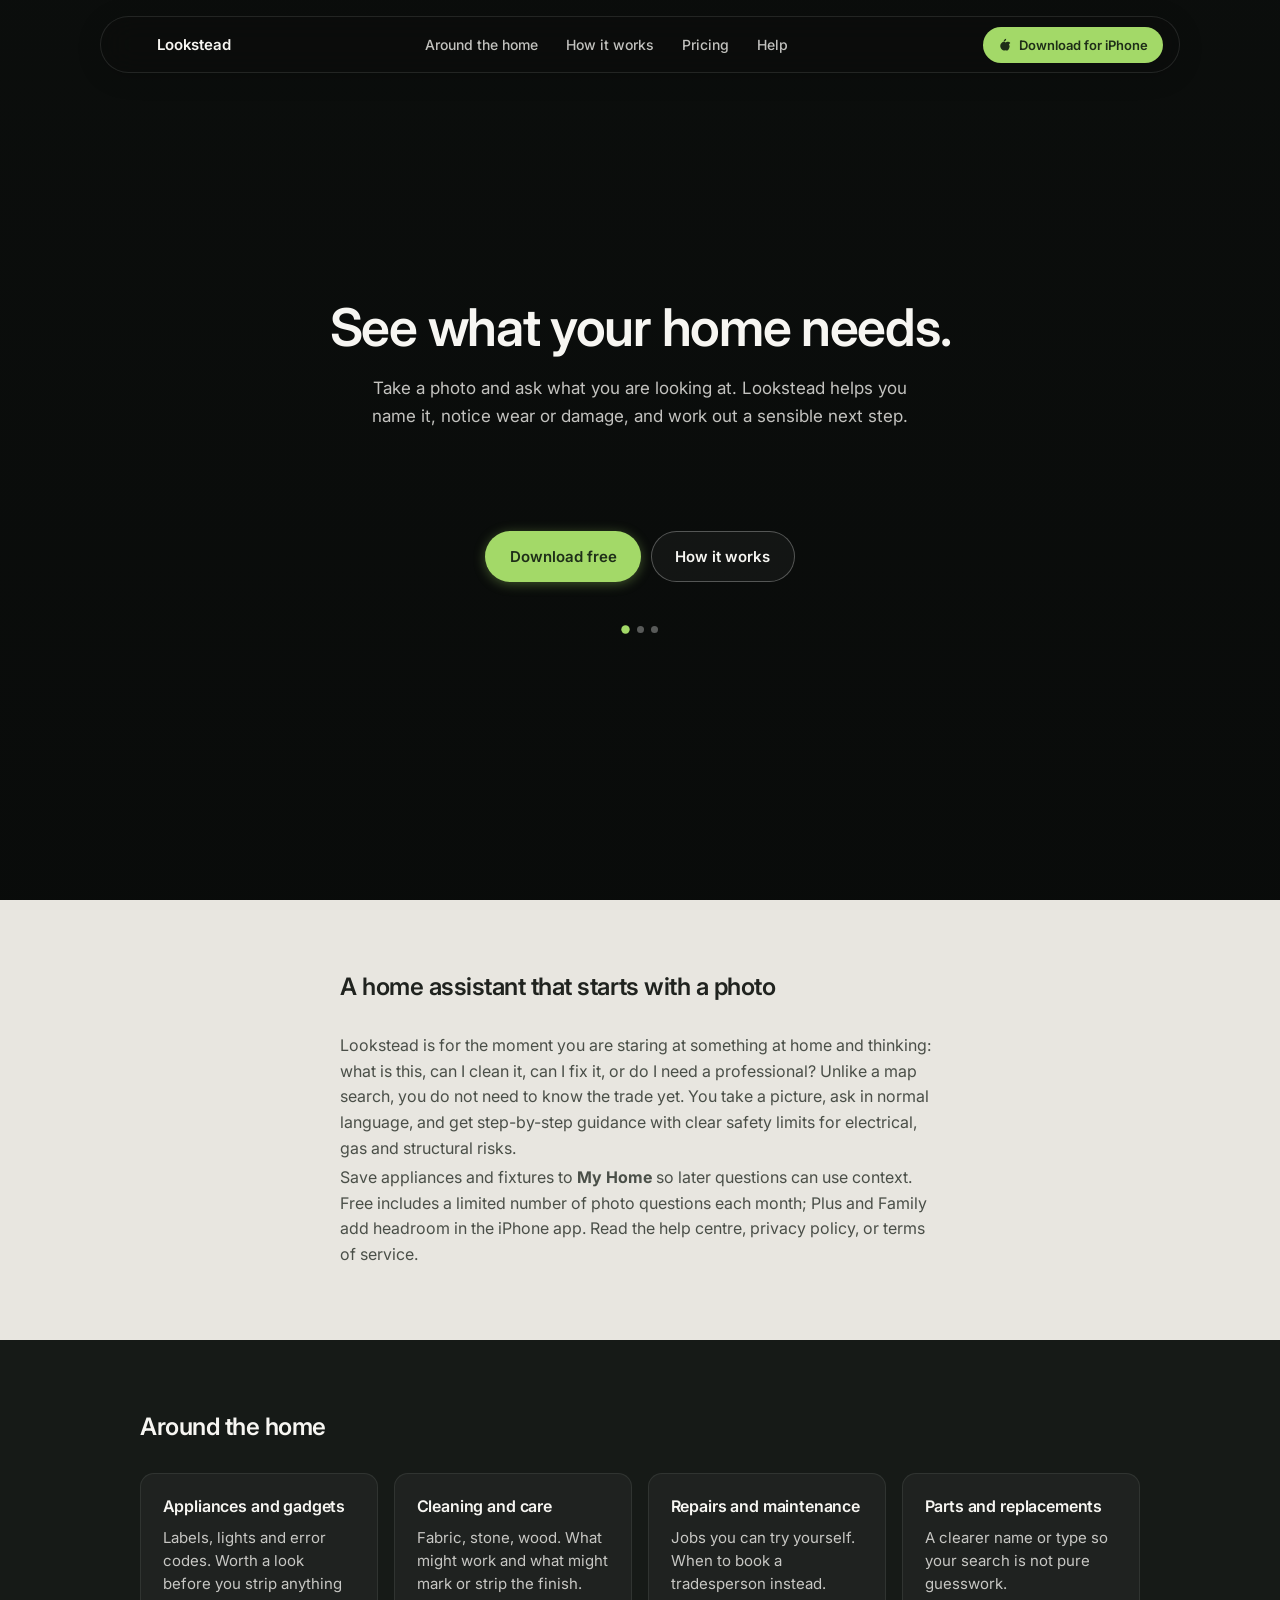
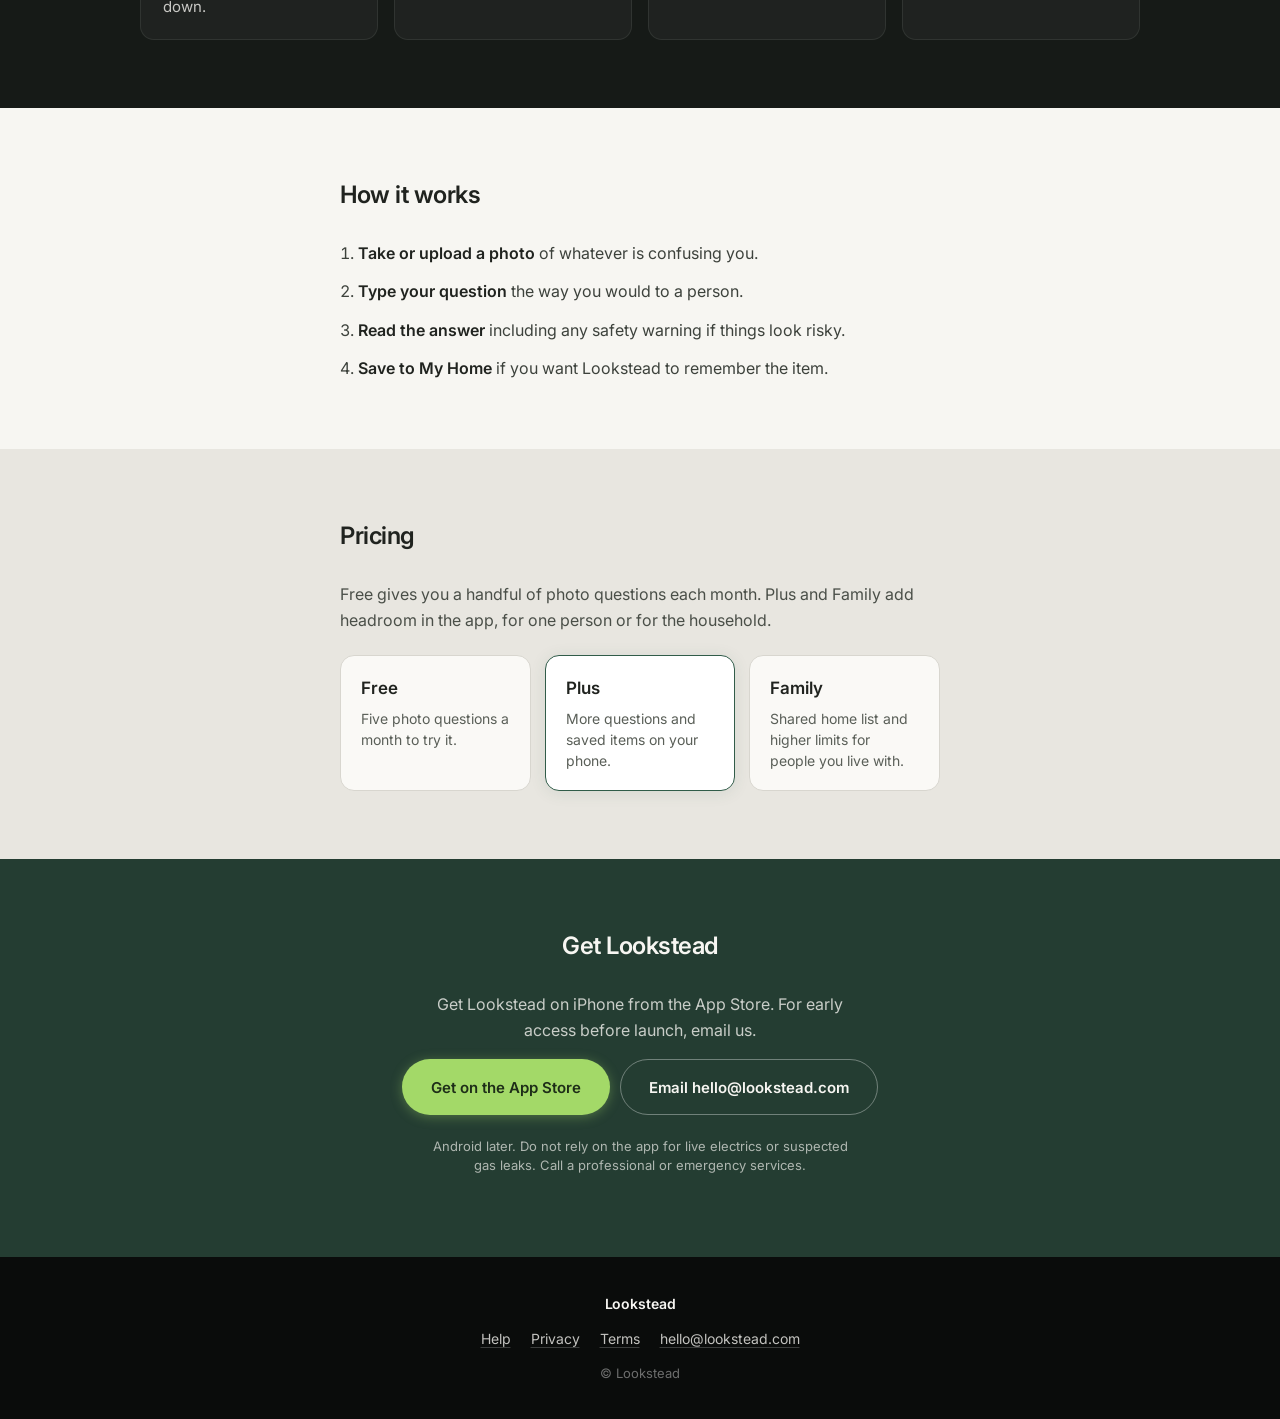
<file: index.html>
<!DOCTYPE html>
<html lang="en-GB">
  <head>
    <meta charset="utf-8" />
    <meta name="viewport" content="width=device-width, initial-scale=1" />
    <meta
      name="description"
      content="Lookstead is a photo home assistant app for iPhone. Snap something at home, ask in plain English, and get practical help with cleaning, DIY fixes, maintenance, and when to call a tradesperson in the UK." />
    <meta
      name="keywords"
      content="Lookstead, home assistant app, photo home repair, identify appliance, cleaning advice, home maintenance app, UK home help" />
    <meta name="robots" content="index, follow, max-image-preview:large, max-snippet:-1, max-video-preview:-1" />
    <meta name="author" content="Lookstead" />
    <meta name="theme-color" content="#0f1210" />
    <title>Lookstead | Photo home assistant for repairs, cleaning and maintenance</title>
    <link rel="canonical" href="https://lookstead.com/" />
    <link rel="alternate" hreflang="en-gb" href="https://lookstead.com/" />
    <link rel="alternate" hreflang="x-default" href="https://lookstead.com/" />
    <link rel="manifest" href="/site.webmanifest" />
    <meta property="og:type" content="website" />
    <meta property="og:site_name" content="Lookstead" />
    <meta property="og:locale" content="en_GB" />
    <meta property="og:url" content="https://lookstead.com/" />
    <meta property="og:title" content="Lookstead | Photo home assistant for repairs, cleaning and maintenance" />
    <meta
      property="og:description"
      content="Take a photo, ask a question, and get practical help with cleaning, repairs, maintenance and identifying things around your home." />
    <meta property="og:image" content="https://lookstead.com/assets/icon-256.png" />
    <meta property="og:image:width" content="256" />
    <meta property="og:image:height" content="256" />
    <meta property="og:image:alt" content="Lookstead app icon" />
    <meta name="twitter:card" content="summary_large_image" />
    <meta name="twitter:title" content="Lookstead | Photo home assistant for repairs, cleaning and maintenance" />
    <meta
      name="twitter:description"
      content="Take a photo, ask a question, and get practical help with cleaning, repairs, maintenance and identifying things around your home." />
    <meta name="twitter:image" content="https://lookstead.com/assets/icon-256.png" />
    <link rel="icon" href="/favicon.ico" sizes="48x48" />
    <link rel="icon" href="/assets/icon-48.png" type="image/png" sizes="48x48" />
    <link rel="icon" href="/assets/icon-192.png" type="image/png" sizes="192x192" />
    <link rel="apple-touch-icon" href="/assets/icon-192.png" />
    <link rel="preconnect" href="https://fonts.googleapis.com" />
    <link rel="preconnect" href="https://fonts.gstatic.com" crossorigin />
    <link
      href="https://fonts.googleapis.com/css2?family=Inter:wght@400;500;600;700&display=swap"
      rel="stylesheet" />
    <link rel="stylesheet" href="/styles.css" />
    <script src="/assets/auth-redirect.js"></script>
    <script type="application/ld+json">
      {
        "@context": "https://schema.org",
        "@graph": [
          {
            "@type": "Organization",
            "@id": "https://lookstead.com/#organization",
            "name": "Lookstead",
            "url": "https://lookstead.com/",
            "logo": "https://lookstead.com/assets/icon-256.png",
            "email": "hello@lookstead.com",
            "contactPoint": [
              {
                "@type": "ContactPoint",
                "contactType": "customer support",
                "email": "support@lookstead.com",
                "availableLanguage": ["English"]
              }
            ]
          },
          {
            "@type": "WebSite",
            "@id": "https://lookstead.com/#website",
            "url": "https://lookstead.com/",
            "name": "Lookstead",
            "description": "Photo-based home assistant for cleaning, repairs, maintenance and household questions.",
            "publisher": { "@id": "https://lookstead.com/#organization" },
            "inLanguage": "en-GB"
          },
          {
            "@type": "MobileApplication",
            "@id": "https://lookstead.com/#app",
            "name": "Lookstead",
            "url": "https://lookstead.com/",
            "applicationCategory": "LifestyleApplication",
            "operatingSystem": "iOS",
            "description": "Take a photo and ask questions about items and problems at home. Get practical next steps with clear safety guidance.",
            "image": "https://lookstead.com/assets/icon-256.png",
            "offers": {
              "@type": "Offer",
              "price": "0",
              "priceCurrency": "GBP",
              "description": "Free tier with limited photo questions per month; Plus and Family plans in the app."
            },
            "publisher": { "@id": "https://lookstead.com/#organization" }
          }
        ]
      }
    </script>
  </head>
  <body>
    <header class="site-header">
      <nav class="nav-inner" aria-label="Main">
        <a class="brand" href="/">
          <img
            class="brand-mark"
            src="/assets/white-icon-transparent.svg"
            width="28"
            height="28"
            alt="Lookstead" />
          Lookstead
        </a>
        <div class="nav-links">
          <a href="#features">Around the home</a>
          <a href="#how">How it works</a>
          <a href="#pricing">Pricing</a>
          <a href="/help">Help</a>
        </div>
        <a class="nav-cta app-store-link" href="#download">
          <span class="apple" aria-hidden="true"></span>
          Download for iPhone
        </a>
      </nav>
    </header>

    <main>
      <section class="hero" aria-label="Introduction">
        <div class="hero-slides">
          <article class="hero-slide is-active" data-slide="0">
            <h1>See what your home needs.</h1>
            <p class="hero-lead">
              Take a photo and ask what you are looking at. Lookstead helps you name it, notice wear
              or damage, and work out a sensible next step.
            </p>
          </article>
          <article class="hero-slide" data-slide="1">
            <p class="hero-headline">Ask the way you normally would.</p>
            <p class="hero-lead">
              Cleaning, a stuck part, or “what is this?” Send a photo and your question. If it
              looks unsafe, we say stop and call someone qualified.
            </p>
          </article>
          <article class="hero-slide" data-slide="2">
            <p class="hero-headline">My Home holds the details.</p>
            <p class="hero-lead">
              Save the boiler, the washer, the switch in the hall. Next time you ask, answers can
              use what you already stored.
            </p>
          </article>
        </div>

        <div class="hero-actions">
          <a class="btn btn-primary app-store-link" href="#download">Download free</a>
          <a class="btn btn-ghost" href="#how">How it works</a>
        </div>

        <div class="hero-dots" role="tablist" aria-label="Hero slides">
          <button type="button" class="dot is-active" data-goto="0" aria-label="Slide 1" aria-selected="true"></button>
          <button type="button" class="dot" data-goto="1" aria-label="Slide 2" aria-selected="false"></button>
          <button type="button" class="dot" data-goto="2" aria-label="Slide 3" aria-selected="false"></button>
        </div>
      </section>

      <section id="about" class="section section-muted" aria-labelledby="about-heading">
        <div class="section-inner narrow">
          <h2 id="about-heading" class="section-label">A home assistant that starts with a photo</h2>
          <p class="pricing-lead">
            Lookstead is for the moment you are staring at something at home and thinking: what is
            this, can I clean it, can I fix it, or do I need a professional? Unlike a map search,
            you do not need to know the trade yet. You take a picture, ask in normal language, and
            get step-by-step guidance with clear safety limits for electrical, gas and structural
            risks.
          </p>
          <p class="pricing-lead">
            Save appliances and fixtures to <strong>My Home</strong> so later questions can use
            context. Free includes a limited number of photo questions each month; Plus and Family
            add headroom in the iPhone app. Read the
            <a href="/help">help centre</a>, <a href="/privacy">privacy policy</a>, or
            <a href="/terms">terms of service</a>.
          </p>
        </div>
      </section>

      <section id="features" class="section section-dark">
        <div class="section-inner">
          <h2 class="section-label">Around the home</h2>
          <ul class="feature-grid">
            <li>
              <h3>Appliances and gadgets</h3>
              <p>Labels, lights and error codes. Worth a look before you strip anything down.</p>
            </li>
            <li>
              <h3>Cleaning and care</h3>
              <p>Fabric, stone, wood. What might work and what might mark or strip the finish.</p>
            </li>
            <li>
              <h3>Repairs and maintenance</h3>
              <p>Jobs you can try yourself. When to book a tradesperson instead.</p>
            </li>
            <li>
              <h3>Parts and replacements</h3>
              <p>A clearer name or type so your search is not pure guesswork.</p>
            </li>
          </ul>
        </div>
      </section>

      <section id="how" class="section">
        <div class="section-inner narrow">
          <h2 class="section-label">How it works</h2>
          <ol class="steps">
            <li><strong>Take or upload a photo</strong> of whatever is confusing you.</li>
            <li><strong>Type your question</strong> the way you would to a person.</li>
            <li><strong>Read the answer</strong> including any safety warning if things look risky.</li>
            <li><strong>Save to My Home</strong> if you want Lookstead to remember the item.</li>
          </ol>
        </div>
      </section>

      <section id="pricing" class="section section-muted">
        <div class="section-inner narrow">
          <h2 class="section-label">Pricing</h2>
          <p class="pricing-lead">
            Free gives you a handful of photo questions each month. Plus and Family add headroom in
            the app, for one person or for the household.
          </p>
          <div class="pricing-cards">
            <div class="pricing-card">
              <h3>Free</h3>
              <p>Five photo questions a month to try it.</p>
            </div>
            <div class="pricing-card highlight">
              <h3>Plus</h3>
              <p>More questions and saved items on your phone.</p>
            </div>
            <div class="pricing-card">
              <h3>Family</h3>
              <p>Shared home list and higher limits for people you live with.</p>
            </div>
          </div>
        </div>
      </section>

      <section id="download" class="section section-cta">
        <div class="section-inner narrow center">
          <h2 class="section-label">Get Lookstead</h2>
          <p>
            Get Lookstead on iPhone from the App Store. For early access before launch, email us.
          </p>
          <div class="download-actions">
            <a class="btn btn-primary btn-lg app-store-link" href="#download">Get on the App Store</a>
            <a class="btn btn-ghost-on-dark btn-lg email-contact-link" href="#download">
              Email hello@lookstead.com
            </a>
          </div>
          <p class="toast" id="site-toast" role="status" aria-live="polite" hidden></p>
          <p class="fine">
            Android later. Do not rely on the app for live electrics or suspected gas leaks. Call a
            professional or emergency services.
          </p>
        </div>
      </section>
    </main>

    <footer class="site-footer">
      <div class="footer-inner">
        <span class="brand-footer">Lookstead</span>
        <div class="footer-links">
          <a href="/help">Help</a>
          <a href="/privacy">Privacy</a>
          <a href="/terms">Terms</a>
          <a class="email-contact-link" href="#download">hello@lookstead.com</a>
        </div>
        <p class="copyright">© Lookstead</p>
      </div>
    </footer>

    <script src="/main.js" defer></script>
  </body>
</html>
</file>
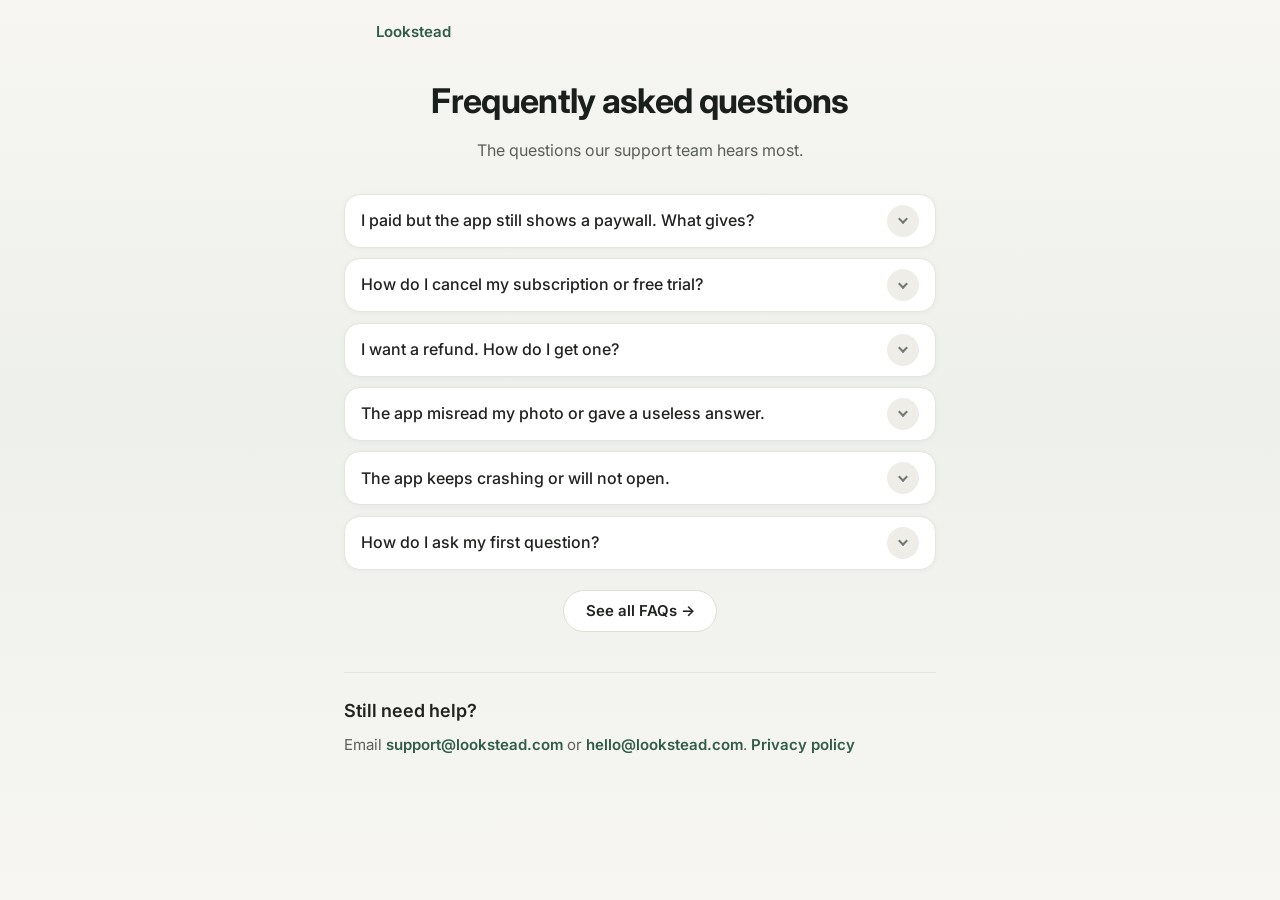
<file: help/index.html>
<!DOCTYPE html>
<html lang="en-GB">
  <head>
    <meta charset="utf-8" />
    <meta name="viewport" content="width=device-width, initial-scale=1" />
    <meta
      name="description"
      content="Lookstead help and FAQs: photo questions, My Home, subscriptions, refunds, privacy, and when to call a professional for home repairs." />
    <meta name="robots" content="index, follow" />
    <title>Help and FAQs | Lookstead home assistant</title>
    <link rel="canonical" href="https://lookstead.com/help" />
    <meta property="og:type" content="website" />
    <meta property="og:site_name" content="Lookstead" />
    <meta property="og:locale" content="en_GB" />
    <meta property="og:url" content="https://lookstead.com/help" />
    <meta property="og:title" content="Help and FAQs | Lookstead home assistant" />
    <meta
      property="og:description"
      content="Answers about photo questions, saved items, subscriptions, and safe use of Lookstead at home." />
    <meta property="og:image" content="https://lookstead.com/assets/icon-256.png" />
    <meta name="twitter:card" content="summary" />
    <meta name="twitter:title" content="Help and FAQs | Lookstead home assistant" />
    <meta
      name="twitter:description"
      content="Answers about photo questions, saved items, subscriptions, and safe use of Lookstead at home." />
    <link rel="icon" href="/favicon.ico" sizes="48x48" />
    <link rel="icon" href="/assets/icon-48.png" type="image/png" sizes="48x48" />
    <link rel="icon" href="/assets/icon-192.png" type="image/png" sizes="192x192" />
    <link rel="apple-touch-icon" href="/assets/icon-192.png" />
    <link rel="preconnect" href="https://fonts.googleapis.com" />
    <link rel="preconnect" href="https://fonts.gstatic.com" crossorigin />
    <link
      href="https://fonts.googleapis.com/css2?family=Inter:wght@400;500;600;700&display=swap"
      rel="stylesheet" />
    <link rel="stylesheet" href="/styles.css" />
    <link rel="home" href="https://lookstead.com/" title="Lookstead home" />
    <link rel="alternate" hreflang="en-gb" href="https://lookstead.com/help" />
    <link rel="manifest" href="/site.webmanifest" />
    <script type="application/ld+json">
      {
        "@context": "https://schema.org",
        "@graph": [
          {
            "@type": "BreadcrumbList",
            "itemListElement": [
              { "@type": "ListItem", "position": 1, "name": "Home", "item": "https://lookstead.com/" },
              { "@type": "ListItem", "position": 2, "name": "Help", "item": "https://lookstead.com/help" }
            ]
          },
          {
            "@type": "FAQPage",
            "mainEntity": [
              {
                "@type": "Question",
                "name": "I paid but the app still shows a paywall. What gives?",
                "acceptedAnswer": {
                  "@type": "Answer",
                  "text": "Tap Restore purchases in Settings or on the paywall. Use the same Apple ID or Google account you paid with. If it still fails, email support with your receipt."
                }
              },
              {
                "@type": "Question",
                "name": "How do I cancel my subscription or free trial?",
                "acceptedAnswer": {
                  "@type": "Answer",
                  "text": "Subscriptions are managed by Apple or Google. On iPhone: Settings, your name, Subscriptions, Lookstead, Cancel."
                }
              },
              {
                "@type": "Question",
                "name": "How do I ask my first question?",
                "acceptedAnswer": {
                  "@type": "Answer",
                  "text": "From Home, tap Take a photo or Choose from photos, preview the image, pick or type your question, then submit."
                }
              },
              {
                "@type": "Question",
                "name": "Can Lookstead diagnose gas, electrical or structural problems?",
                "acceptedAnswer": {
                  "@type": "Answer",
                  "text": "No. Lookstead gives cautious visual guidance and tells you when to stop and call a qualified professional or emergency services."
                }
              },
              {
                "@type": "Question",
                "name": "How do I contact support?",
                "acceptedAnswer": {
                  "@type": "Answer",
                  "text": "Email support@lookstead.com with your device type, app version and a short description."
                }
              }
            ]
          }
        ]
      }
    </script>
  </head>
  <body class="page-help-body">
    <header class="help-top">
      <a class="help-back" href="/">
        <img class="help-back-mark" src="/assets/white-icon-transparent.svg" width="24" height="24" alt="Lookstead" />
        Lookstead
      </a>
    </header>

    <main class="page-help">
      <h1 class="faq-page-title">Frequently asked questions</h1>
      <p class="faq-page-lead">The questions our support team hears most.</p>

      <div id="faq-list" class="faq-list">
        <details class="faq-item">
          <summary class="faq-question">
            <span class="faq-question-text">I paid but the app still shows a paywall. What gives?</span>
            <span class="faq-chevron" aria-hidden="true"></span>
          </summary>
          <p class="faq-answer">
            Tap Restore purchases in Settings or on the paywall. Use the same Apple ID or Google account you
            paid with. If it still fails, email support with your receipt and we will check RevenueCat and
            your account.
          </p>
        </details>
        <details class="faq-item">
          <summary class="faq-question">
            <span class="faq-question-text">How do I cancel my subscription or free trial?</span>
            <span class="faq-chevron" aria-hidden="true"></span>
          </summary>
          <p class="faq-answer">
            Subscriptions are managed by Apple or Google, not inside Lookstead. On iPhone: Settings, your
            name, Subscriptions, Lookstead, Cancel. On Android: Google Play, Payments and subscriptions,
            Subscriptions.
          </p>
        </details>
        <details class="faq-item">
          <summary class="faq-question">
            <span class="faq-question-text">I want a refund. How do I get one?</span>
            <span class="faq-chevron" aria-hidden="true"></span>
          </summary>
          <p class="faq-answer">
            Refund requests go through the App Store or Google Play. Apple: reportaproblem.apple.com. Google:
            play.google.com/store/account/subscriptions. We cannot issue store refunds from our side.
          </p>
        </details>
        <details class="faq-item">
          <summary class="faq-question">
            <span class="faq-question-text">The app misread my photo or gave a useless answer.</span>
            <span class="faq-chevron" aria-hidden="true"></span>
          </summary>
          <p class="faq-answer">
            Try a clearer photo, better lighting, and a specific question. If the answer says Demo, the live
            service is not connected on that build. Email support with what you asked and we can improve from
            your example.
          </p>
        </details>
        <details class="faq-item">
          <summary class="faq-question">
            <span class="faq-question-text">The app keeps crashing or will not open.</span>
            <span class="faq-chevron" aria-hidden="true"></span>
          </summary>
          <p class="faq-answer">
            Update to the latest version, restart your phone, and free some storage. If it persists, email
            support with your device model and iOS or Android version.
          </p>
        </details>
        <details class="faq-item">
          <summary class="faq-question">
            <span class="faq-question-text">How do I ask my first question?</span>
            <span class="faq-chevron" aria-hidden="true"></span>
          </summary>
          <p class="faq-answer">
            From Home, tap Take a photo or Choose from photos. Preview the image, pick or type your question,
            then submit. Camera and library access are requested only when you start that flow.
          </p>
        </details>
      </div>

      <button type="button" id="faq-see-all" class="faq-see-all">See all FAQs →</button>

      <section class="faq-contact">
        <h2 class="faq-contact-title">Still need help?</h2>
        <p>
          Email <a href="mailto:support@lookstead.com">support@lookstead.com</a> or
          <a href="mailto:hello@lookstead.com">hello@lookstead.com</a>.
          <a href="/privacy">Privacy policy</a>
        </p>
      </section>
    </main>

    <script src="/help.js" defer></script>
  </body>
</html>
</file>
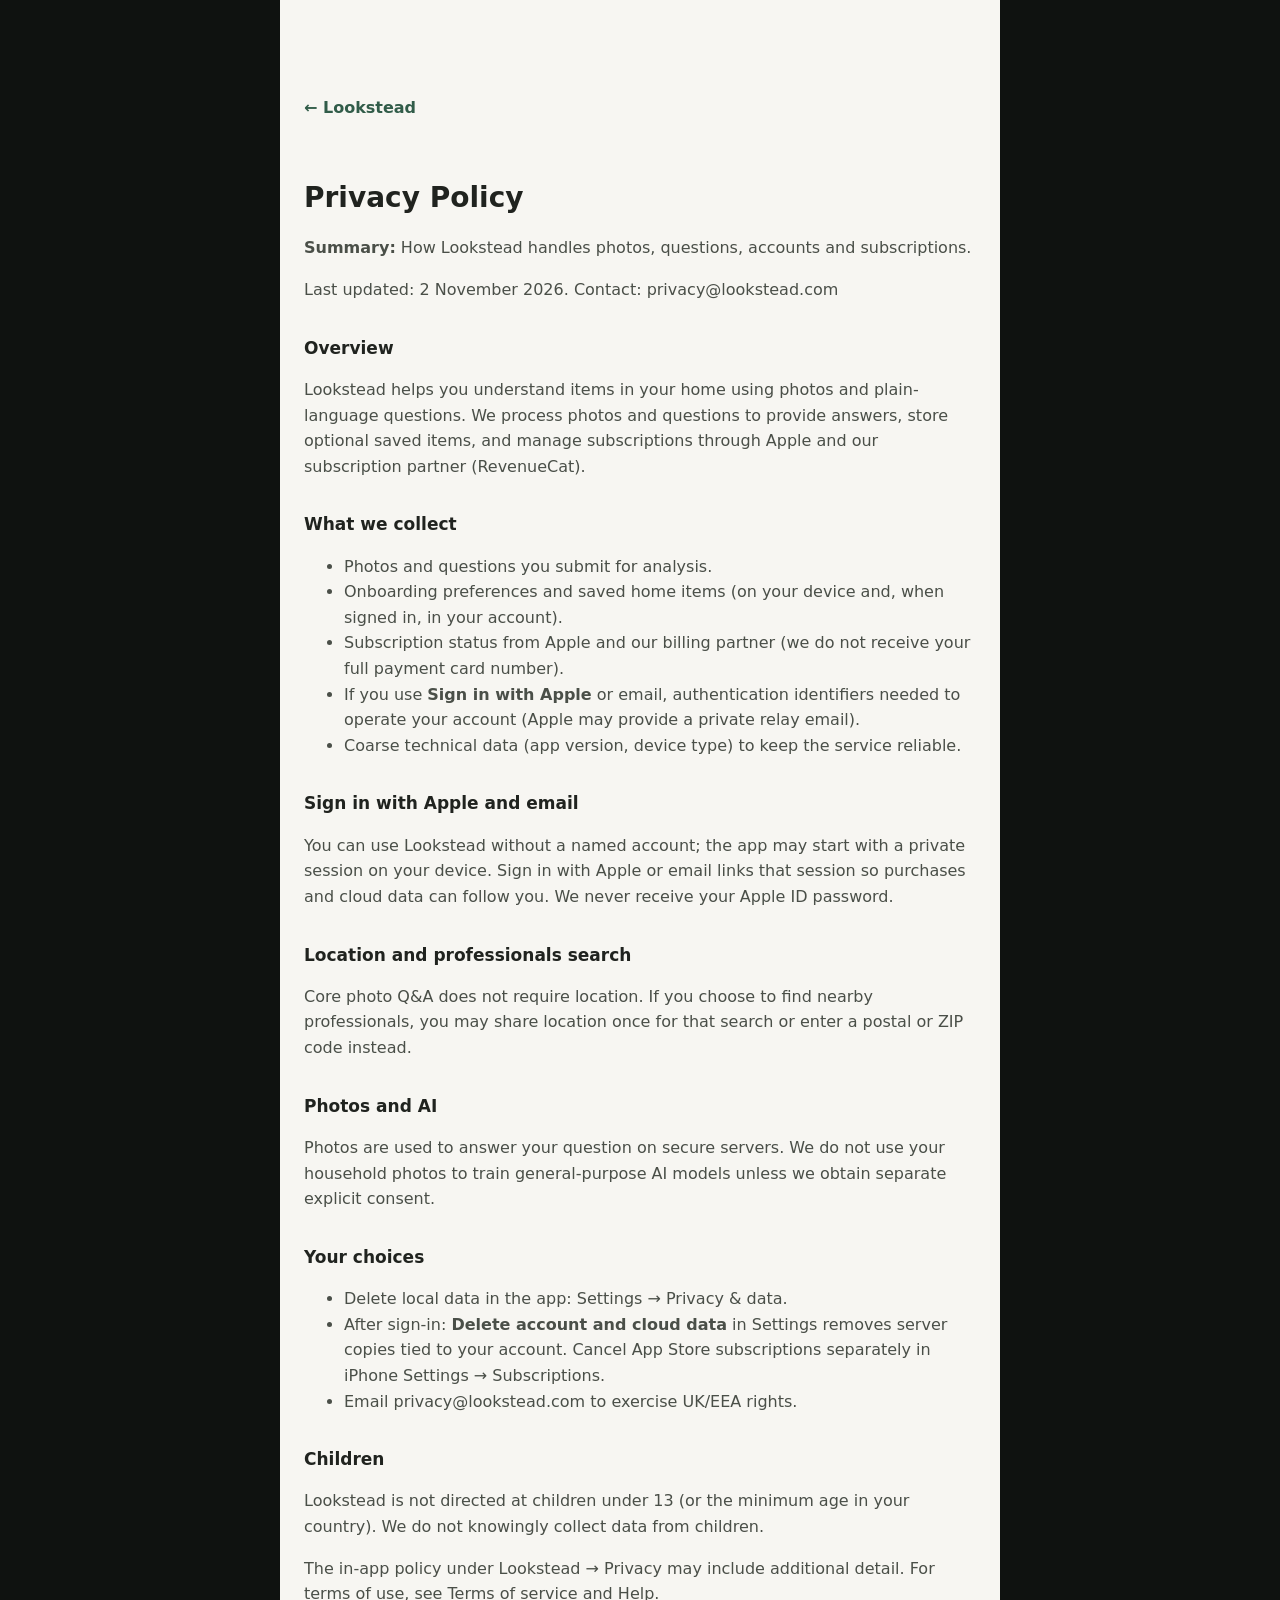
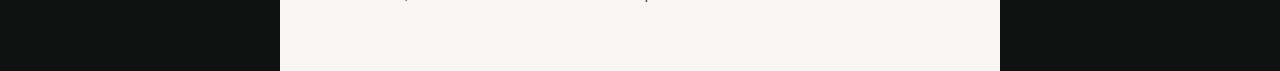
<file: privacy/index.html>
<!DOCTYPE html>
<html lang="en-GB">
  <head>
    <meta charset="utf-8" />
    <meta name="viewport" content="width=device-width, initial-scale=1" />
    <meta
      name="description"
      content="Lookstead privacy policy: photos, Sign in with Apple, subscriptions, account deletion, and household data." />
    <meta name="robots" content="index, follow" />
    <title>Privacy Policy | Lookstead</title>
    <link rel="canonical" href="https://lookstead.com/privacy/" />
    <link rel="alternate" hreflang="en-gb" href="https://lookstead.com/privacy/" />
    <link rel="manifest" href="/site.webmanifest" />
    <meta property="og:type" content="website" />
    <meta property="og:site_name" content="Lookstead" />
    <meta property="og:locale" content="en_GB" />
    <meta property="og:url" content="https://lookstead.com/privacy/" />
    <meta property="og:title" content="Privacy Policy | Lookstead" />
    <meta
      property="og:description"
      content="How Lookstead handles photos, accounts, subscriptions and household data." />
    <meta property="og:image" content="https://lookstead.com/assets/icon-256.png" />
    <meta name="twitter:card" content="summary" />
    <meta name="twitter:title" content="Privacy Policy | Lookstead" />
    <link rel="icon" href="/favicon.ico" sizes="48x48" />
    <link rel="icon" href="/assets/icon-48.png" type="image/png" sizes="48x48" />
    <link rel="icon" href="/assets/icon-192.png" type="image/png" sizes="192x192" />
    <link rel="apple-touch-icon" href="/assets/icon-192.png" />
    <link rel="stylesheet" href="/styles.css" />
    <script type="application/ld+json">
      {
        "@context": "https://schema.org",
        "@graph": [
          {
            "@type": "BreadcrumbList",
            "itemListElement": [
              { "@type": "ListItem", "position": 1, "name": "Home", "item": "https://lookstead.com/" },
              { "@type": "ListItem", "position": 2, "name": "Privacy", "item": "https://lookstead.com/privacy/" }
            ]
          },
          {
            "@type": "WebPage",
            "name": "Privacy Policy",
            "url": "https://lookstead.com/privacy/",
            "description": "How Lookstead handles photos, accounts, subscriptions and household data.",
            "isPartOf": { "@type": "WebSite", "name": "Lookstead", "url": "https://lookstead.com/" },
            "inLanguage": "en-GB"
          }
        ]
      }
    </script>
  </head>
  <body>
    <article class="page-legal">
      <a class="back" href="/" title="Back to Lookstead home">← Lookstead</a>
      <h1>Privacy Policy</h1>
      <p><strong>Summary:</strong> How Lookstead handles photos, questions, accounts and subscriptions.</p>
      <p>
        Last updated: 2 November 2026. Contact:
        <a href="mailto:privacy@lookstead.com">privacy@lookstead.com</a>
      </p>

      <h2>Overview</h2>
      <p>
        Lookstead helps you understand items in your home using photos and plain-language questions.
        We process photos and questions to provide answers, store optional saved items, and manage
        subscriptions through Apple and our subscription partner (RevenueCat).
      </p>

      <h2>What we collect</h2>
      <ul>
        <li>Photos and questions you submit for analysis.</li>
        <li>Onboarding preferences and saved home items (on your device and, when signed in, in your account).</li>
        <li>Subscription status from Apple and our billing partner (we do not receive your full payment card number).</li>
        <li>
          If you use <strong>Sign in with Apple</strong> or email, authentication identifiers needed to
          operate your account (Apple may provide a private relay email).
        </li>
        <li>Coarse technical data (app version, device type) to keep the service reliable.</li>
      </ul>

      <h2>Sign in with Apple and email</h2>
      <p>
        You can use Lookstead without a named account; the app may start with a private session on
        your device. Sign in with Apple or email links that session so purchases and cloud data can
        follow you. We never receive your Apple ID password.
      </p>

      <h2>Location and professionals search</h2>
      <p>
        Core photo Q&amp;A does not require location. If you choose to find nearby professionals, you
        may share location once for that search or enter a postal or ZIP code instead.
      </p>

      <h2>Photos and AI</h2>
      <p>
        Photos are used to answer your question on secure servers. We do not use your household
        photos to train general-purpose AI models unless we obtain separate explicit consent.
      </p>

      <h2>Your choices</h2>
      <ul>
        <li>Delete local data in the app: Settings → Privacy &amp; data.</li>
        <li>
          After sign-in: <strong>Delete account and cloud data</strong> in Settings removes server
          copies tied to your account. Cancel App Store subscriptions separately in iPhone Settings
          → Subscriptions.
        </li>
        <li>Email <a href="mailto:privacy@lookstead.com">privacy@lookstead.com</a> to exercise UK/EEA rights.</li>
      </ul>

      <h2>Children</h2>
      <p>
        Lookstead is not directed at children under 13 (or the minimum age in your country). We do not
        knowingly collect data from children.
      </p>

      <p>
        The in-app policy under Lookstead → Privacy may include additional detail. For terms of use,
        see <a href="/terms/">Terms of service</a> and <a href="/help/">Help</a>.
      </p>
    </article>
  </body>
</html>
</file>
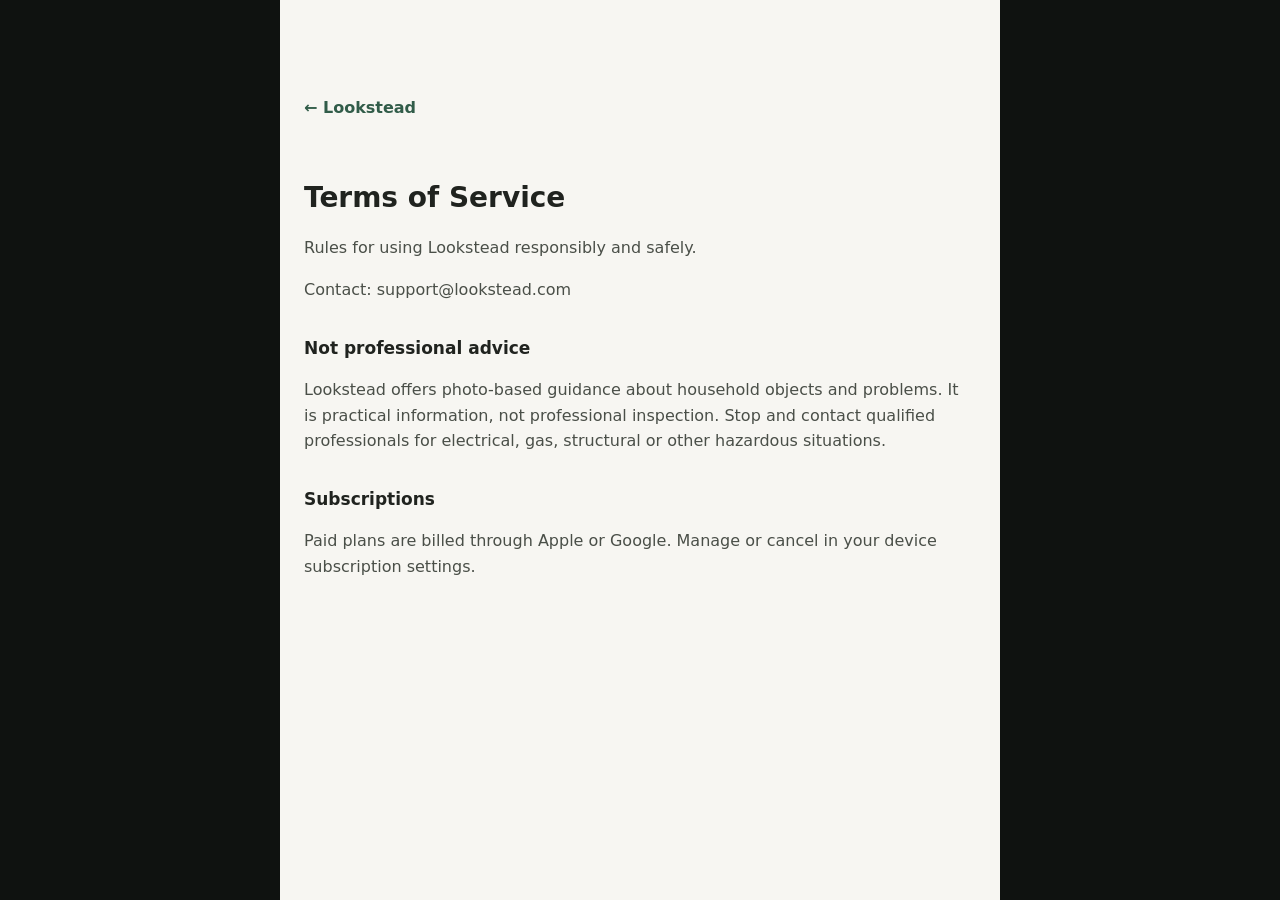
<file: terms/index.html>
<!DOCTYPE html>
<html lang="en-GB">
  <head>
    <meta charset="utf-8" />
    <meta name="viewport" content="width=device-width, initial-scale=1" />
    <meta
      name="description"
      content="Lookstead terms of service: rules for using the photo home assistant safely, including subscriptions and professional advice limits." />
    <meta name="robots" content="index, follow" />
    <title>Terms of Service | Lookstead</title>
    <link rel="canonical" href="https://lookstead.com/terms" />
    <link rel="alternate" hreflang="en-gb" href="https://lookstead.com/terms" />
    <link rel="manifest" href="/site.webmanifest" />
    <meta property="og:type" content="website" />
    <meta property="og:site_name" content="Lookstead" />
    <meta property="og:locale" content="en_GB" />
    <meta property="og:url" content="https://lookstead.com/terms" />
    <meta property="og:title" content="Terms of Service | Lookstead" />
    <meta
      property="og:description"
      content="Rules for using Lookstead responsibly and safely at home." />
    <meta property="og:image" content="https://lookstead.com/assets/icon-256.png" />
    <meta name="twitter:card" content="summary" />
    <meta name="twitter:title" content="Terms of Service | Lookstead" />
    <link rel="icon" href="/favicon.ico" sizes="48x48" />
    <link rel="icon" href="/assets/icon-48.png" type="image/png" sizes="48x48" />
    <link rel="icon" href="/assets/icon-192.png" type="image/png" sizes="192x192" />
    <link rel="apple-touch-icon" href="/assets/icon-192.png" />
    <link rel="stylesheet" href="/styles.css" />
    <script type="application/ld+json">
      {
        "@context": "https://schema.org",
        "@graph": [
          {
            "@type": "BreadcrumbList",
            "itemListElement": [
              { "@type": "ListItem", "position": 1, "name": "Home", "item": "https://lookstead.com/" },
              { "@type": "ListItem", "position": 2, "name": "Terms", "item": "https://lookstead.com/terms" }
            ]
          },
          {
            "@type": "WebPage",
            "name": "Terms of Service",
            "url": "https://lookstead.com/terms",
            "description": "Rules for using Lookstead responsibly and safely at home.",
            "isPartOf": { "@type": "WebSite", "name": "Lookstead", "url": "https://lookstead.com/" },
            "inLanguage": "en-GB"
          }
        ]
      }
    </script>
  </head>
  <body>
    <article class="page-legal">
      <a class="back" href="/" title="Back to Lookstead home">← Lookstead</a>
      <h1>Terms of Service</h1>
      <p>Rules for using Lookstead responsibly and safely.</p>
      <p>Contact: <a href="mailto:support@lookstead.com">support@lookstead.com</a></p>
      <h2>Not professional advice</h2>
      <p>
        Lookstead offers photo-based guidance about household objects and problems. It is practical
        information, not professional inspection. Stop and contact qualified professionals for
        electrical, gas, structural or other hazardous situations.
      </p>
      <h2>Subscriptions</h2>
      <p>
        Paid plans are billed through Apple or Google. Manage or cancel in your device subscription
        settings.
      </p>
    </article>
  </body>
</html>
</file>
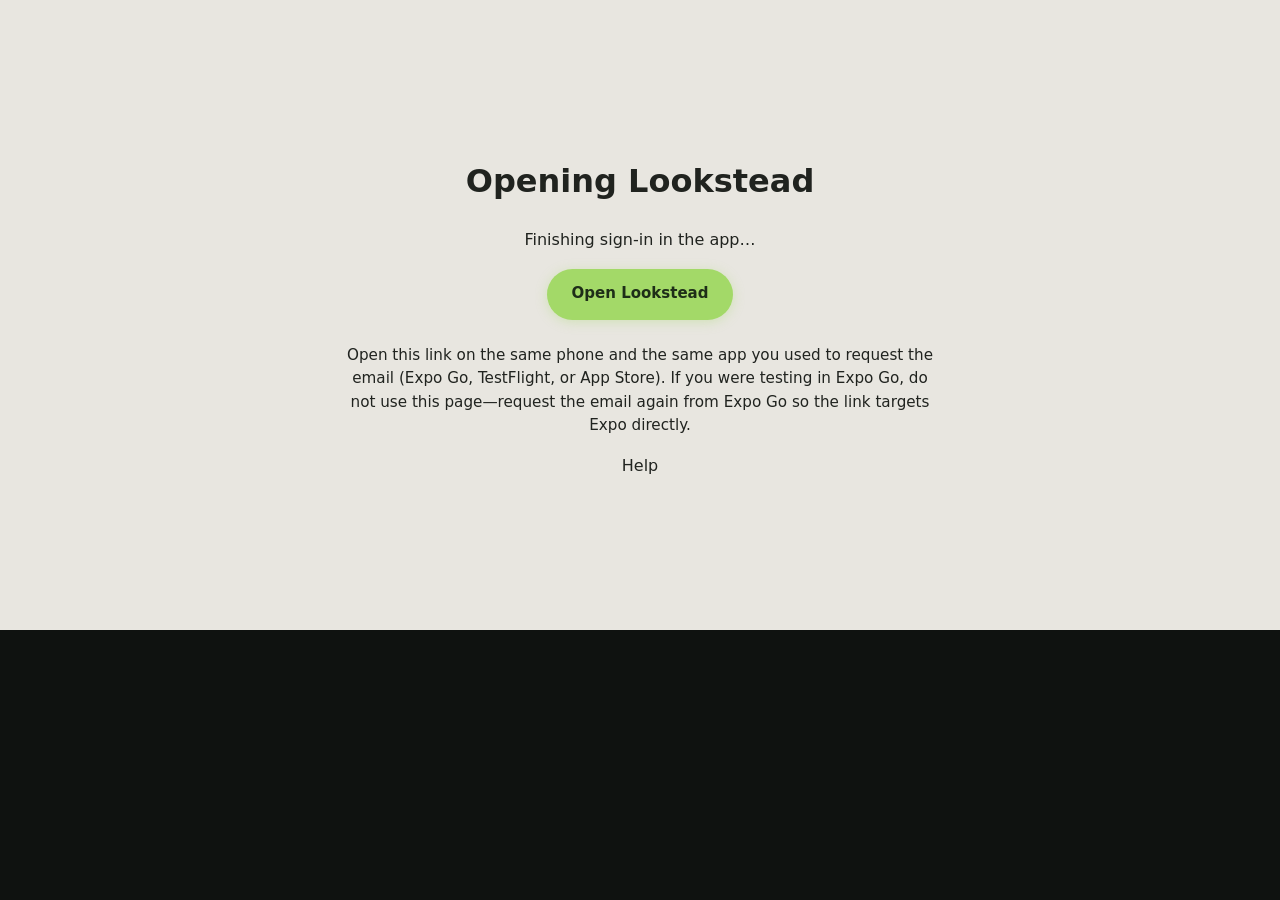
<file: auth/callback/index.html>
<!DOCTYPE html>
<html lang="en-GB">
  <head>
    <meta charset="utf-8" />
    <meta name="viewport" content="width=device-width, initial-scale=1" />
    <meta name="robots" content="noindex, nofollow" />
    <title>Opening Lookstead…</title>
    <link rel="icon" href="/favicon.ico" sizes="48x48" />
    <link rel="icon" href="/assets/icon-48.png" type="image/png" sizes="48x48" />
    <link rel="stylesheet" href="/styles.css" />
    <script src="/assets/auth-redirect.js"></script>
  </head>
  <body>
    <main class="section section-muted" style="min-height: 70vh; display: flex; align-items: center">
      <div class="section-inner narrow center">
        <h1>Opening Lookstead</h1>
        <p id="status">Finishing sign-in in the app…</p>
        <p>
          <a id="open-app" class="btn btn-primary" href="lookstead://callback">Open Lookstead</a>
        </p>
        <p class="text-muted" style="margin-top: 1.5rem; font-size: 0.95rem">
          Open this link on the same phone and the same app you used to request the email (Expo Go,
          TestFlight, or App Store). If you were testing in Expo Go, do not use this page—request the
          email again from Expo Go so the link targets Expo directly.
        </p>
        <p><a href="/help/">Help</a></p>
      </div>
    </main>
    <script>
      (function () {
        var hash = window.location.hash || '';
        var link = document.getElementById('open-app');
        var status = document.getElementById('status');
        if (hash && link) {
          link.href = 'lookstead://callback' + hash;
        }
        if (hash.indexOf('error=') !== -1) {
          status.textContent =
            'Sign-in could not be completed. Request a new email link in the app and try again.';
        }
      })();
    </script>
  </body>
</html>
</file>
<file: styles.css>
:root {
  --bg-dark: #0f1210;
  --text: #f7f6f2;
  --text-muted: rgba(247, 246, 242, 0.78);
  --primary: #315c49;
  --primary-deep: #243d32;
  --accent: #a3d968;
  --accent-hover: #b5e67a;
  --nav-bg: rgba(12, 14, 12, 0.62);
  --nav-border: rgba(255, 255, 255, 0.1);
  --radius-pill: 999px;
  --radius-card: 14px;
  --font: 'Inter', system-ui, -apple-system, 'Segoe UI', sans-serif;
  --hero-image: url('https://images.unsplash.com/photo-1586023492125-27b2c045efd7?auto=format&fit=crop&w=2400&q=80');
}

*,
*::before,
*::after {
  box-sizing: border-box;
}

html {
  scroll-behavior: smooth;
}

body {
  margin: 0;
  font-family: var(--font);
  color: var(--text);
  background: var(--bg-dark);
  line-height: 1.55;
  -webkit-font-smoothing: antialiased;
  text-rendering: optimizeLegibility;
}

a {
  color: inherit;
  text-decoration: none;
}

.site-header {
  position: fixed;
  top: 0;
  left: 0;
  right: 0;
  z-index: 100;
  padding: 1rem 1.25rem;
  pointer-events: none;
}

.nav-inner {
  pointer-events: auto;
  max-width: 1080px;
  margin: 0 auto;
  display: flex;
  align-items: center;
  gap: 1rem;
  padding: 0.6rem 1rem 0.6rem 1.2rem;
  background: var(--nav-bg);
  backdrop-filter: blur(18px);
  -webkit-backdrop-filter: blur(18px);
  border: 1px solid var(--nav-border);
  border-radius: var(--radius-pill);
  box-shadow: 0 4px 24px rgba(0, 0, 0, 0.18);
}

.brand {
  display: flex;
  align-items: center;
  gap: 0.55rem;
  font-weight: 600;
  font-size: 0.9375rem;
  letter-spacing: -0.01em;
  white-space: nowrap;
}

.brand-mark {
  width: 28px;
  height: 28px;
  border-radius: 8px;
  object-fit: contain;
  flex-shrink: 0;
}

.nav-links {
  display: none;
  flex: 1;
  justify-content: center;
  gap: 1.75rem;
  font-size: 0.875rem;
  font-weight: 500;
  color: var(--text-muted);
}

.nav-links a {
  transition: color 0.15s ease;
}

.nav-links a:hover {
  color: var(--text);
}

.nav-cta {
  margin-left: auto;
  display: inline-flex;
  align-items: center;
  gap: 0.4rem;
  padding: 0.5rem 0.95rem;
  background: var(--accent);
  color: #1e2e18;
  font-size: 0.8125rem;
  font-weight: 600;
  border-radius: var(--radius-pill);
  white-space: nowrap;
  transition: background 0.15s ease;
}

.nav-cta:hover {
  background: var(--accent-hover);
}

.apple {
  width: 14px;
  height: 14px;
  background: currentColor;
  mask: url("data:image/svg+xml,%3Csvg xmlns='http://www.w3.org/2000/svg' viewBox='0 0 384 512'%3E%3Cpath fill='black' d='M318.7 268.7c-.2-36.7 16.4-64.4 50-84.8-18.8-26.9-47.2-41.7-84.7-44.6-35.5-2.8-74.3 20.7-88.5 20.7-15 0-43.1-18.6-63.4-18.6C80.6 142 0 214.3 0 286.3c0 87 70.5 171.7 128.3 171.7 18.5 0 31.5-12.5 53.9-12.5 21.8 0 33.9 12.5 57.2 12.5 58.5 0 102.7-99.6 102.7-168.1-.1-4.4-.4-8.7-1.1-13.1zM192.1 98.2c26.7-32 24.4-61 23.7-71.2-23.1 1.3-50.1 15.4-66.2 32.8-18.2 19.5-28.6 43.4-26.4 68.8 27.9 2.2 56.4-12.7 68.9-30.4z'/%3E%3C/svg%3E")
    center / contain no-repeat;
  -webkit-mask: url("data:image/svg+xml,%3Csvg xmlns='http://www.w3.org/2000/svg' viewBox='0 0 384 512'%3E%3Cpath fill='black' d='M318.7 268.7c-.2-36.7 16.4-64.4 50-84.8-18.8-26.9-47.2-41.7-84.7-44.6-35.5-2.8-74.3 20.7-88.5 20.7-15 0-43.1-18.6-63.4-18.6C80.6 142 0 214.3 0 286.3c0 87 70.5 171.7 128.3 171.7 18.5 0 31.5-12.5 53.9-12.5 21.8 0 33.9 12.5 57.2 12.5 58.5 0 102.7-99.6 102.7-168.1-.1-4.4-.4-8.7-1.1-13.1zM192.1 98.2c26.7-32 24.4-61 23.7-71.2-23.1 1.3-50.1 15.4-66.2 32.8-18.2 19.5-28.6 43.4-26.4 68.8 27.9 2.2 56.4-12.7 68.9-30.4z'/%3E%3C/svg%3E")
    center / contain no-repeat;
}

.hero {
  position: relative;
  min-height: 100svh;
  display: flex;
  flex-direction: column;
  align-items: center;
  justify-content: center;
  text-align: center;
  padding: 6rem 1.5rem 4rem;
  background-image:
    linear-gradient(180deg, rgba(8, 10, 9, 0.55) 0%, rgba(8, 10, 9, 0.82) 100%), var(--hero-image);
  background-size: cover;
  background-position: center 40%;
}

.hero-slides {
  position: relative;
  max-width: 680px;
  min-height: 200px;
}

.hero-slide {
  position: absolute;
  inset: 0;
  opacity: 0;
  transform: translateY(10px);
  transition: opacity 0.5s ease, transform 0.5s ease;
  pointer-events: none;
}

.hero-slide.is-active {
  position: relative;
  opacity: 1;
  transform: translateY(0);
  pointer-events: auto;
}

.hero h1,
.hero .hero-headline {
  margin: 0 0 1.125rem;
  font-size: clamp(2rem, 5.5vw, 3.25rem);
  font-weight: 600;
  line-height: 1.12;
  letter-spacing: -0.025em;
}

.hero-lead {
  margin: 0 auto;
  max-width: 34rem;
  font-size: clamp(1rem, 2.1vw, 1.0625rem);
  line-height: 1.6;
  color: var(--text-muted);
  font-weight: 400;
}

.hero-actions {
  display: flex;
  flex-wrap: wrap;
  gap: 0.65rem;
  justify-content: center;
  margin-top: 2rem;
}

.btn {
  display: inline-flex;
  align-items: center;
  justify-content: center;
  padding: 0.8rem 1.45rem;
  font-size: 0.9375rem;
  font-weight: 600;
  border-radius: var(--radius-pill);
  border: 1px solid transparent;
  cursor: pointer;
  transition: background 0.15s ease, border-color 0.15s ease, transform 0.12s ease;
}

.btn:active {
  transform: scale(0.98);
}

.btn-primary {
  background: var(--accent);
  color: #1e2e18;
  box-shadow: 0 2px 12px rgba(163, 217, 104, 0.35);
}

.btn-primary:hover {
  background: var(--accent-hover);
}

.btn-ghost {
  background: rgba(255, 255, 255, 0.04);
  border-color: rgba(255, 255, 255, 0.28);
  color: var(--text);
}

.btn-ghost:hover {
  border-color: rgba(255, 255, 255, 0.45);
  background: rgba(255, 255, 255, 0.08);
}

.btn-lg {
  padding: 0.95rem 1.75rem;
  font-size: 0.9375rem;
}

.hero-dots {
  display: flex;
  gap: 0.45rem;
  margin-top: 2.75rem;
}

.dot {
  width: 7px;
  height: 7px;
  padding: 0;
  border: none;
  border-radius: 50%;
  background: rgba(255, 255, 255, 0.32);
  cursor: pointer;
  transition: background 0.15s ease, transform 0.15s ease;
}

.dot.is-active {
  background: var(--accent);
  transform: scale(1.2);
}

.section {
  padding: 4.25rem 1.5rem;
  background: #f7f6f2;
  color: #20231f;
}

.section-dark {
  background: #161a17;
  color: var(--text);
}

.section-muted {
  background: #e8e6e0;
}

.section-cta {
  background: var(--primary-deep);
  color: var(--text);
}

.section-inner {
  max-width: 1000px;
  margin: 0 auto;
}

.section-inner.narrow {
  max-width: 600px;
}

.section-inner.center {
  text-align: center;
}

.section-label {
  margin: 0 0 1.75rem;
  font-size: 1.5rem;
  font-weight: 600;
  letter-spacing: -0.02em;
}

.feature-grid {
  list-style: none;
  margin: 0;
  padding: 0;
  display: grid;
  grid-template-columns: repeat(auto-fit, minmax(220px, 1fr));
  gap: 1rem;
}

.feature-grid li {
  padding: 1.25rem 1.35rem;
  background: rgba(255, 255, 255, 0.04);
  border: 1px solid rgba(255, 255, 255, 0.08);
  border-radius: var(--radius-card);
}

.feature-grid h3 {
  margin: 0 0 0.45rem;
  font-size: 1rem;
  font-weight: 600;
  letter-spacing: -0.01em;
}

.feature-grid p {
  margin: 0;
  color: var(--text-muted);
  font-size: 0.9375rem;
  line-height: 1.55;
}

.section:not(.section-dark) .feature-grid p {
  color: #5a5f58;
}

.steps {
  margin: 0;
  padding-left: 1.15rem;
  display: flex;
  flex-direction: column;
  gap: 0.85rem;
  font-size: 1rem;
  line-height: 1.55;
  color: #3d423c;
}

.steps strong {
  font-weight: 600;
  color: #20231f;
}

.pricing-lead {
  color: #4a4f48;
  margin: 0 0 0.25rem;
  font-size: 1rem;
  line-height: 1.6;
}

.pricing-cards {
  display: grid;
  grid-template-columns: repeat(auto-fit, minmax(168px, 1fr));
  gap: 0.85rem;
  margin-top: 1.35rem;
}

.pricing-card {
  background: #faf9f6;
  border-radius: var(--radius-card);
  padding: 1.2rem 1.25rem;
  border: 1px solid #d8d6cf;
}

.pricing-card.highlight {
  border-color: var(--primary);
  background: #fff;
  box-shadow: 0 2px 16px rgba(49, 92, 73, 0.1);
}

.pricing-card h3 {
  margin: 0 0 0.4rem;
  font-size: 1.0625rem;
  font-weight: 600;
}

.pricing-card p {
  margin: 0;
  font-size: 0.875rem;
  line-height: 1.5;
  color: #5a5f58;
}

.section-cta .section-label {
  color: var(--text);
}

.section-cta p {
  color: var(--text-muted);
  line-height: 1.6;
  max-width: 26rem;
  margin-left: auto;
  margin-right: auto;
}

.download-actions {
  display: flex;
  flex-wrap: wrap;
  gap: 0.65rem;
  justify-content: center;
  margin-top: 0.25rem;
}

.btn-ghost-on-dark {
  background: transparent;
  border: 1px solid rgba(255, 255, 255, 0.35);
  color: var(--text);
}

.btn-ghost-on-dark:hover {
  border-color: rgba(255, 255, 255, 0.55);
  background: rgba(255, 255, 255, 0.06);
}

.toast {
  margin: 1rem auto 0;
  max-width: 22rem;
  font-size: 0.8125rem;
  line-height: 1.45;
  color: rgba(247, 246, 242, 0.9);
  background: rgba(0, 0, 0, 0.25);
  padding: 0.5rem 0.85rem;
  border-radius: 8px;
}

.section-cta .fine {
  margin-top: 1.35rem;
  font-size: 0.8125rem;
  line-height: 1.5;
  opacity: 0.88;
  max-width: 26rem;
  margin-left: auto;
  margin-right: auto;
  color: rgba(247, 246, 242, 0.75);
}

.site-footer {
  padding: 2.25rem 1.5rem;
  background: #0a0c0b;
  font-size: 0.875rem;
}

.footer-inner {
  max-width: 1000px;
  margin: 0 auto;
  text-align: center;
}

.brand-footer {
  font-weight: 600;
  display: block;
  margin-bottom: 0.85rem;
  letter-spacing: -0.01em;
}

.footer-links {
  display: flex;
  flex-wrap: wrap;
  justify-content: center;
  gap: 0.75rem 1.25rem;
  margin-bottom: 0.85rem;
  color: var(--text-muted);
}

.footer-links a {
  text-decoration: underline;
  text-decoration-color: rgba(255, 255, 255, 0.2);
  text-underline-offset: 3px;
}

.footer-links a:hover {
  color: var(--text);
  text-decoration-color: rgba(255, 255, 255, 0.45);
}

.copyright {
  margin: 0;
  color: rgba(255, 255, 255, 0.4);
  font-size: 0.8125rem;
}

.page-help-body {
  min-height: 100vh;
  background: linear-gradient(180deg, #f7f6f2 0%, #eef0eb 45%, #f7f6f2 100%);
  color: #20231f;
}

.help-top {
  padding: 1.25rem 1.5rem 0;
  max-width: 640px;
  margin: 0 auto;
}

.help-back {
  display: inline-flex;
  align-items: center;
  gap: 0.5rem;
  font-weight: 600;
  color: var(--primary);
  font-size: 0.9375rem;
}

.help-back-mark {
  width: 24px;
  height: 24px;
  object-fit: contain;
  border-radius: 6px;
}

.page-help {
  padding: 1.5rem 1.5rem 3rem;
  max-width: 640px;
  margin: 0 auto;
}

.faq-page-title {
  margin: 0 0 0.65rem;
  font-size: clamp(1.75rem, 4vw, 2.125rem);
  font-weight: 700;
  letter-spacing: -0.02em;
  text-align: center;
  color: #1a1f1c;
}

.faq-page-lead {
  margin: 0 0 2rem;
  text-align: center;
  color: #5a5f58;
  font-size: 1rem;
  line-height: 1.5;
}

.faq-list {
  display: flex;
  flex-direction: column;
  gap: 0.65rem;
}

.faq-item {
  background: #fff;
  border: 1px solid #e5e5de;
  border-radius: 16px;
  padding: 0 1rem;
  box-shadow: 0 1px 6px rgba(20, 24, 20, 0.04);
}

.faq-question {
  list-style: none;
  display: flex;
  align-items: center;
  gap: 0.75rem;
  min-height: 3.25rem;
  cursor: pointer;
  font-weight: 500;
  font-size: 1rem;
  line-height: 1.35;
  color: #20231f;
}

.faq-question::-webkit-details-marker {
  display: none;
}

.faq-question-text {
  flex: 1;
  padding: 0.75rem 0;
}

.faq-chevron {
  flex-shrink: 0;
  width: 2rem;
  height: 2rem;
  border-radius: 999px;
  background: #eeede8;
  position: relative;
}

.faq-chevron::after {
  content: '';
  position: absolute;
  left: 50%;
  top: 45%;
  width: 7px;
  height: 7px;
  border-right: 2px solid #72776f;
  border-bottom: 2px solid #72776f;
  transform: translate(-50%, -50%) rotate(45deg);
  transition: transform 0.2s ease;
}

.faq-item[open] .faq-chevron::after {
  top: 55%;
  transform: translate(-50%, -50%) rotate(-135deg);
}

.faq-answer {
  margin: 0 0 1rem;
  padding-right: 2.5rem;
  font-size: 0.9375rem;
  line-height: 1.6;
  color: #5a5f58;
}

.faq-see-all {
  display: block;
  margin: 1.25rem auto 0;
  padding: 0.65rem 1.35rem;
  font-size: 0.9375rem;
  font-weight: 600;
  font-family: inherit;
  color: #20231f;
  background: #fff;
  border: 1px solid #e0ded6;
  border-radius: 999px;
  cursor: pointer;
}

.faq-see-all:hover {
  border-color: #c8c6be;
}

.faq-see-all[hidden] {
  display: none;
}

.faq-contact {
  margin-top: 2.5rem;
  padding-top: 1.5rem;
  border-top: 1px solid #e5e5de;
}

.faq-contact-title {
  font-size: 1.125rem;
  font-weight: 600;
  margin: 0 0 0.5rem;
}

.faq-contact p {
  margin: 0;
  line-height: 1.6;
  color: #5a5f58;
  font-size: 0.9375rem;
}

.faq-contact a {
  color: var(--primary);
  font-weight: 600;
}

.page-legal {
  padding: 6rem 1.5rem 3rem;
  max-width: 720px;
  margin: 0 auto;
  color: #20231f;
  background: #f7f6f2;
  min-height: 100vh;
}

.page-legal h1 {
  font-size: 1.75rem;
  font-weight: 600;
  margin-bottom: 0.5rem;
}

.page-legal .back {
  display: inline-block;
  margin-bottom: 2rem;
  color: var(--primary);
  font-weight: 600;
}

.page-legal h2 {
  font-size: 1.0625rem;
  font-weight: 600;
  margin-top: 2rem;
}

.page-legal p,
.page-legal li {
  line-height: 1.6;
  color: #4a4f48;
}

@media (min-width: 768px) {
  .nav-links {
    display: flex;
  }

  .nav-cta {
    margin-left: 0;
  }
}

@media (max-width: 767px) {
  .nav-inner {
    padding-right: 0.75rem;
  }

  .nav-cta span:not(.apple) {
    display: none;
  }

  .nav-cta {
    padding: 0.5rem 0.75rem;
  }
}
</file>
